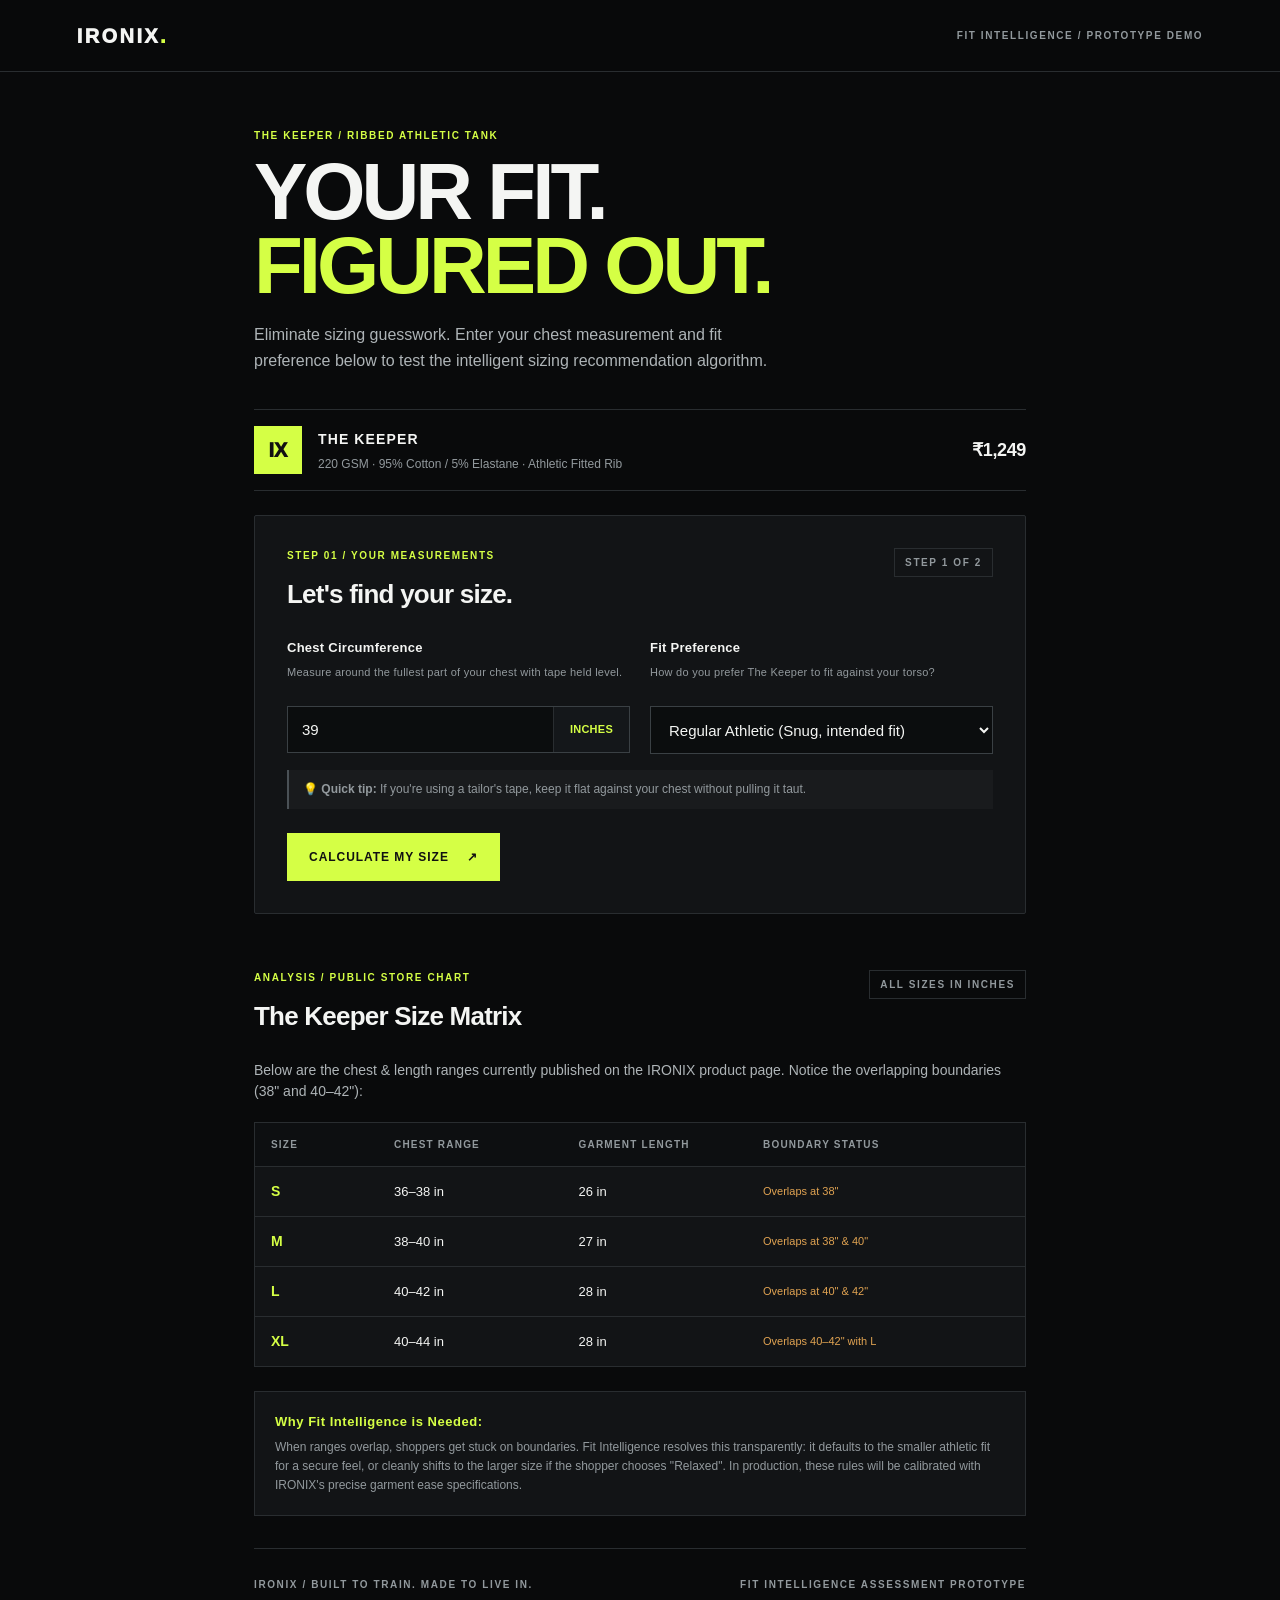
<file: IRONIX_Fit_Intelligence_Assessment/ironix-fit-intelligence/demo/index.html>
<!doctype html>
<html lang="en">
<head>
  <meta charset="utf-8">
  <meta name="viewport" content="width=device-width, initial-scale=1">
  <meta name="description" content="Find your IRONIX fit with the Fit Intelligence interactive prototype.">
  <title>Fit Intelligence Prototype — IRONIX</title>
  <link rel="stylesheet" href="styles.css">
</head>
<body>
  <!-- Top Navigation & Demo Status -->
  <header class="topbar">
    <a class="wordmark" href="#" aria-label="IRONIX Home">IRONIX<span>.</span></a>
    <span class="top-note">FIT INTELLIGENCE / PROTOTYPE DEMO</span>
  </header>

  <main class="shell">
    <!-- Hero / Introduction -->
    <section class="intro">
      <p class="eyebrow">THE KEEPER / RIBBED ATHLETIC TANK</p>
      <h1>YOUR FIT.<br><em>FIGURED OUT.</em></h1>
      <p class="lede">
        Eliminate sizing guesswork. Enter your chest measurement and fit preference below to test the intelligent sizing recommendation algorithm.
      </p>
    </section>

    <!-- Product Summary Bar -->
    <section class="product-strip" aria-label="Product Information">
      <div class="product-mark" aria-hidden="true">IX</div>
      <div class="product-details">
        <strong>THE KEEPER</strong>
        <p>220 GSM · 95% Cotton / 5% Elastane · Athletic Fitted Rib</p>
      </div>
      <div class="price">₹1,249</div>
    </section>

    <!-- Step 1: User Measurements & Inputs -->
    <section class="panel" aria-labelledby="step-1-title">
      <div class="panel-head">
        <div>
          <p class="eyebrow">STEP 01 / YOUR MEASUREMENTS</p>
          <h2 id="step-1-title">Let's find your size.</h2>
        </div>
        <span class="step" aria-label="Step 1 of 2">STEP 1 OF 2</span>
      </div>

      <div class="field-grid">
        <!-- Chest Measurement Input -->
        <label for="chest">
          Chest Circumference
          <span class="hint">Measure around the fullest part of your chest with tape held level.</span>
          <div class="measure">
            <input 
              id="chest" 
              type="number" 
              min="28" 
              max="60" 
              step="0.5" 
              placeholder="e.g. 39" 
              value="39"
              aria-describedby="chest-helper"
            >
            <span class="unit" aria-hidden="true">INCHES</span>
          </div>
        </label>

        <!-- Fit Preference Selection -->
        <label for="fit">
          Fit Preference
          <span class="hint">How do you prefer The Keeper to fit against your torso?</span>
          <select id="fit">
            <option value="regular" selected>Regular Athletic (Snug, intended fit)</option>
            <option value="relaxed">Relaxed (+1 size up for breathing room)</option>
            <option value="close">Close to Body (Tighter compression feel)</option>
          </select>
        </label>
      </div>

      <div id="chest-helper" class="helper">
        💡 <strong>Quick tip:</strong> If you're using a tailor's tape, keep it flat against your chest without pulling it taut.
      </div>

      <button id="recommend" type="button" class="button primary">
        CALCULATE MY SIZE <span>↗</span>
      </button>

      <!-- Input Validation Error Message -->
      <p id="error" class="error" role="alert" aria-live="polite"></p>
    </section>

    <!-- Step 2: Recommendation Output (Initially hidden until calculated) -->
    <section id="result" class="panel result hidden" aria-live="polite" aria-labelledby="step-2-title">
      <div class="panel-head">
        <div>
          <p class="eyebrow">STEP 02 / RECOMMENDED FIT</p>
          <h2 id="step-2-title">Your Recommended Size</h2>
        </div>
        <span class="confidence">DETERMINISTIC LOGIC</span>
      </div>

      <div class="result-main">
        <div class="size-orb" id="size" aria-label="Recommended size">M</div>
        <div class="result-info">
          <p class="eyebrow">BEST MATCH</p>
          <h3 id="result-title">SIZE M</h3>
          <p id="reason" class="result-explanation"></p>
        </div>
      </div>

      <!-- Boundary Tie-Breaker Explanation -->
      <div id="caveat" class="caveat" role="note"></div>

      <!-- Size Scale Comparison Chips -->
      <div class="size-row-label">Size spectrum comparison:</div>
      <div class="size-row" id="size-row" aria-label="Available size ranges"></div>

      <!-- Action Buttons -->
      <div class="actions">
        <button id="add" type="button" class="button primary">
          ADD TO CART (DEMO) <span>↗</span>
        </button>
        <button id="reset" type="button" class="button secondary">
          CHANGE MEASUREMENTS
        </button>
      </div>

      <p id="cart-message" class="cart-message" role="status" aria-live="polite"></p>
    </section>

    <!-- Reference Section: Public Size Chart Analysis -->
    <section class="chart" aria-labelledby="chart-title">
      <div class="panel-head">
        <div>
          <p class="eyebrow">ANALYSIS / PUBLIC STORE CHART</p>
          <h2 id="chart-title">The Keeper Size Matrix</h2>
        </div>
        <span class="step">ALL SIZES IN INCHES</span>
      </div>

      <p class="chart-desc">
        Below are the chest & length ranges currently published on the IRONIX product page. Notice the overlapping boundaries (38" and 40–42"):
      </p>

      <div class="chart-table" role="table" aria-label="Published Size Chart">
        <div class="chart-row chart-label" role="row">
          <span role="columnheader">SIZE</span>
          <span role="columnheader">CHEST RANGE</span>
          <span role="columnheader">GARMENT LENGTH</span>
          <span role="columnheader">BOUNDARY STATUS</span>
        </div>
        <div class="chart-row" role="row">
          <b role="cell">S</b>
          <span role="cell">36–38 in</span>
          <span role="cell">26 in</span>
          <span role="cell" class="boundary-tag">Overlaps at 38"</span>
        </div>
        <div class="chart-row" role="row">
          <b role="cell">M</b>
          <span role="cell">38–40 in</span>
          <span role="cell">27 in</span>
          <span role="cell" class="boundary-tag">Overlaps at 38" & 40"</span>
        </div>
        <div class="chart-row" role="row">
          <b role="cell">L</b>
          <span role="cell">40–42 in</span>
          <span role="cell">28 in</span>
          <span role="cell" class="boundary-tag">Overlaps at 40" & 42"</span>
        </div>
        <div class="chart-row" role="row">
          <b role="cell">XL</b>
          <span role="cell">40–44 in</span>
          <span role="cell">28 in</span>
          <span role="cell" class="boundary-tag">Overlaps 40–42" with L</span>
        </div>
      </div>

      <div class="fine-card">
        <strong>Why Fit Intelligence is Needed:</strong>
        <p class="fine">
          When ranges overlap, shoppers get stuck on boundaries. Fit Intelligence resolves this transparently: it defaults to the smaller athletic fit for a secure feel, or cleanly shifts to the larger size if the shopper chooses "Relaxed". In production, these rules will be calibrated with IRONIX's precise garment ease specifications.
        </p>
      </div>
    </section>

    <!-- Footer -->
    <footer>
      <span>IRONIX / BUILT TO TRAIN. MADE TO LIVE IN.</span>
      <span>FIT INTELLIGENCE ASSESSMENT PROTOTYPE</span>
    </footer>
  </main>

  <script src="app.js"></script>
</body>
</html>
</file>
<file: IRONIX_Fit_Intelligence_Assessment/ironix-fit-intelligence/demo/styles.css>
/* ==========================================================================
   IRONIX Fit Intelligence — Prototype Demo Stylesheet
   Theme: High-contrast Dark Athletic Modern
   ========================================================================== */

:root {
  --bg: #090a0b;
  --panel: #121416;
  --panel-card: #181b1e;
  --line: #292d30;
  --muted: #92999d;
  --white: #f4f5f3;
  --lime: #d5ff45;
  --lime-glow: rgba(213, 255, 69, 0.15);
  --danger: #ff7777;
  --danger-bg: rgba(255, 119, 119, 0.1);
  --radius: 2px;
}

* {
  box-sizing: border-box;
}

body {
  margin: 0;
  background: var(--bg);
  color: var(--white);
  font-family: -apple-system, BlinkMacSystemFont, "Segoe UI", Roboto, Inter, Helvetica, Arial, sans-serif;
  -webkit-font-smoothing: antialiased;
  line-height: 1.5;
}

/* --------------------------------------------------------------------------
   Top Navigation
   -------------------------------------------------------------------------- */
.topbar {
  height: 72px;
  border-bottom: 1px solid var(--line);
  display: flex;
  align-items: center;
  justify-content: space-between;
  padding: 0 max(6vw, 24px);
  background: rgba(9, 10, 11, 0.85);
  backdrop-filter: blur(8px);
  position: sticky;
  top: 0;
  z-index: 100;
}

.wordmark {
  font-weight: 950;
  letter-spacing: 0.12em;
  color: var(--white);
  text-decoration: none;
  font-size: 20px;
}

.wordmark span {
  color: var(--lime);
}

.top-note,
.eyebrow,
.step,
.confidence,
footer {
  font-size: 10px;
  letter-spacing: 0.16em;
  color: var(--muted);
  font-weight: 700;
  text-transform: uppercase;
}

/* --------------------------------------------------------------------------
   Layout Shell
   -------------------------------------------------------------------------- */
.shell {
  max-width: 820px;
  margin: 0 auto;
  padding: 56px 24px 40px;
}

/* --------------------------------------------------------------------------
   Hero Section
   -------------------------------------------------------------------------- */
.intro {
  max-width: 650px;
  margin-bottom: 36px;
}

.eyebrow {
  color: var(--lime);
  margin: 0 0 12px;
}

.intro h1 {
  font-size: clamp(44px, 8.5vw, 80px);
  line-height: 0.92;
  letter-spacing: -0.05em;
  margin: 0;
  font-weight: 900;
}

.intro h1 em {
  font-style: normal;
  color: var(--lime);
}

.lede {
  color: #aeb4b7;
  font-size: 16px;
  line-height: 1.6;
  max-width: 540px;
  margin-top: 20px;
}

/* --------------------------------------------------------------------------
   Product Strip
   -------------------------------------------------------------------------- */
.product-strip {
  display: flex;
  align-items: center;
  gap: 16px;
  padding: 16px 0;
  border-top: 1px solid var(--line);
  border-bottom: 1px solid var(--line);
  margin-bottom: 24px;
}

.product-mark {
  width: 48px;
  height: 48px;
  display: grid;
  place-items: center;
  background: var(--lime);
  color: #111;
  font-weight: 950;
  font-size: 20px;
  flex-shrink: 0;
}

.product-details strong {
  letter-spacing: 0.08em;
  font-size: 14px;
}

.product-details p {
  margin: 4px 0 0;
  color: var(--muted);
  font-size: 12px;
}

.price {
  margin-left: auto;
  font-weight: 800;
  font-size: 18px;
  letter-spacing: -0.02em;
}

/* --------------------------------------------------------------------------
   Panels & Inputs
   -------------------------------------------------------------------------- */
.panel {
  background: var(--panel);
  border: 1px solid var(--line);
  padding: 32px;
  margin: 24px 0;
  border-radius: var(--radius);
}

.panel-head {
  display: flex;
  justify-content: space-between;
  align-items: flex-start;
  gap: 16px;
  margin-bottom: 24px;
}

.panel h2,
.chart h2 {
  font-size: 26px;
  letter-spacing: -0.03em;
  margin: 4px 0 0;
  font-weight: 800;
}

.step {
  border: 1px solid var(--line);
  padding: 6px 10px;
  font-size: 10px;
  white-space: nowrap;
}

.field-grid {
  display: grid;
  grid-template-columns: 1fr 1fr;
  gap: 20px;
}

.field-grid label {
  font-size: 13px;
  font-weight: 700;
  letter-spacing: 0.02em;
  display: flex;
  flex-direction: column;
}

.hint {
  display: block;
  color: var(--muted);
  font-weight: 400;
  font-size: 11px;
  margin: 6px 0 10px;
  min-height: 32px;
}

.measure {
  display: flex;
  border: 1px solid #3a4044;
  background: #0b0d0e;
  transition: border-color 0.15s ease;
}

.measure:focus-within {
  border-color: var(--lime);
}

.measure input,
.field-grid select {
  width: 100%;
  background: #0b0d0e;
  border: 1px solid #3a4044;
  color: var(--white);
  padding: 14px;
  font-size: 15px;
  outline: none;
  font-family: inherit;
}

.measure input {
  border: 0;
}

.measure .unit {
  padding: 14px 16px;
  color: var(--lime);
  font-size: 11px;
  font-weight: 800;
  display: flex;
  align-items: center;
  background: #14171a;
  border-left: 1px solid #292d30;
}

.field-grid select {
  height: 48px;
  cursor: pointer;
  border-radius: 0;
}

.field-grid select:focus {
  border-color: var(--lime);
}

.helper {
  color: var(--muted);
  font-size: 12px;
  line-height: 1.6;
  margin: 16px 0 24px;
  padding: 10px 14px;
  background: rgba(255, 255, 255, 0.03);
  border-left: 2px solid #4a5156;
}

/* --------------------------------------------------------------------------
   Buttons
   -------------------------------------------------------------------------- */
.button {
  border: 0;
  padding: 16px 22px;
  font-weight: 900;
  letter-spacing: 0.08em;
  font-size: 12px;
  cursor: pointer;
  min-height: 48px;
  font-family: inherit;
  transition: all 0.15s ease;
}

.button span {
  float: right;
  margin-left: 18px;
}

.primary {
  background: var(--lime);
  color: #111;
}

.primary:hover {
  background: #e4ff83;
  transform: translateY(-1px);
}

.secondary {
  background: transparent;
  color: var(--white);
  border: 1px solid var(--line);
}

.secondary:hover {
  background: rgba(255, 255, 255, 0.05);
  border-color: #555;
}

.error {
  color: var(--danger);
  background: var(--danger-bg);
  padding: 10px 14px;
  font-size: 13px;
  border-left: 2px solid var(--danger);
  margin: 16px 0 0;
}

.error:empty {
  display: none;
}

.hidden {
  display: none !important;
}

/* --------------------------------------------------------------------------
   Result Display
   -------------------------------------------------------------------------- */
.result-main {
  display: flex;
  align-items: center;
  gap: 24px;
  padding: 12px 0 24px;
  border-bottom: 1px solid var(--line);
}

.size-orb {
  width: 92px;
  height: 92px;
  border-radius: 50%;
  display: grid;
  place-items: center;
  background: var(--lime);
  color: #111;
  font-size: 42px;
  font-weight: 950;
  flex-shrink: 0;
  box-shadow: 0 0 24px var(--lime-glow);
}

.result-info h3 {
  font-size: 26px;
  margin: 0 0 6px;
  letter-spacing: -0.02em;
}

.result-explanation {
  color: #cbd0c0;
  font-size: 14px;
  margin: 0;
  line-height: 1.5;
}

.caveat {
  border-left: 3px solid var(--lime);
  padding: 12px 16px;
  background: #181d13;
  color: #d8decd;
  font-size: 13px;
  line-height: 1.55;
  margin: 20px 0;
}

.size-row-label {
  font-size: 11px;
  color: var(--muted);
  letter-spacing: 0.1em;
  text-transform: uppercase;
  font-weight: 700;
  margin-bottom: 10px;
}

.size-row {
  display: flex;
  gap: 10px;
  margin-bottom: 24px;
}

.size-chip {
  flex: 1;
  text-align: center;
  padding: 14px 6px;
  border: 1px solid var(--line);
  background: #0d0f11;
  color: var(--muted);
  font-size: 13px;
  position: relative;
  transition: all 0.15s ease;
}

.size-chip strong {
  display: block;
  font-size: 15px;
}

.size-chip small {
  display: block;
  margin-top: 4px;
  font-size: 10px;
  color: var(--muted);
}

.size-chip.active {
  border-color: var(--lime);
  color: var(--lime);
  background: #171f11;
  box-shadow: 0 0 12px var(--lime-glow);
}

.size-chip.active small {
  color: #c4d989;
}

.chip-badge {
  display: block;
  font-size: 8px;
  letter-spacing: 0.08em;
  font-weight: 800;
  margin-top: 6px;
  color: var(--lime);
}

.actions {
  display: flex;
  gap: 12px;
  flex-wrap: wrap;
}

.cart-message {
  font-size: 13px;
  color: var(--lime);
  margin-top: 14px;
  padding: 10px 14px;
  background: #171f11;
  border-left: 2px solid var(--lime);
}

.cart-message:empty {
  display: none;
}

/* --------------------------------------------------------------------------
   Chart Reference Section
   -------------------------------------------------------------------------- */
.chart {
  padding: 32px 0;
}

.chart-desc {
  color: #aeb4b7;
  font-size: 14px;
  margin-bottom: 20px;
}

.chart-table {
  border-top: 1px solid var(--line);
  background: var(--panel);
  border: 1px solid var(--line);
}

.chart-row {
  display: grid;
  grid-template-columns: 1fr 1.5fr 1.5fr 2fr;
  padding: 14px 16px;
  border-bottom: 1px solid var(--line);
  font-size: 13px;
  align-items: center;
}

.chart-row:last-child {
  border-bottom: none;
}

.chart-label {
  color: var(--muted);
  font-size: 10px;
  letter-spacing: 0.12em;
  font-weight: 700;
  background: #0d0f11;
}

.chart-row b {
  color: var(--lime);
  font-size: 14px;
}

.boundary-tag {
  color: #e0a352;
  font-size: 11px;
}

.fine-card {
  margin-top: 24px;
  padding: 20px;
  background: var(--panel);
  border: 1px solid var(--line);
}

.fine-card strong {
  display: block;
  font-size: 13px;
  color: var(--lime);
  margin-bottom: 6px;
  letter-spacing: 0.04em;
}

.fine {
  color: var(--muted);
  font-size: 12px;
  line-height: 1.6;
  margin: 0;
}

/* --------------------------------------------------------------------------
   Footer
   -------------------------------------------------------------------------- */
footer {
  border-top: 1px solid var(--line);
  padding: 28px 0;
  display: flex;
  justify-content: space-between;
  gap: 16px;
  font-size: 10px;
}

/* --------------------------------------------------------------------------
   Responsive Design
   -------------------------------------------------------------------------- */
@media (max-width: 680px) {
  .shell {
    padding: 36px 16px 24px;
  }
  .panel {
    padding: 20px;
  }
  .field-grid {
    grid-template-columns: 1fr;
    gap: 16px;
  }
  .actions {
    flex-direction: column;
  }
  .actions .button {
    width: 100%;
  }
  .product-strip {
    flex-wrap: wrap;
  }
  .price {
    margin-left: 0;
    width: 100%;
  }
  .intro h1 {
    font-size: 46px;
  }
  .size-orb {
    width: 76px;
    height: 76px;
    font-size: 34px;
  }
  .chart-row {
    grid-template-columns: 1fr 1fr 1fr;
    font-size: 12px;
  }
  .boundary-tag {
    display: none;
  }
  footer {
    flex-direction: column;
  }
}
</file>
